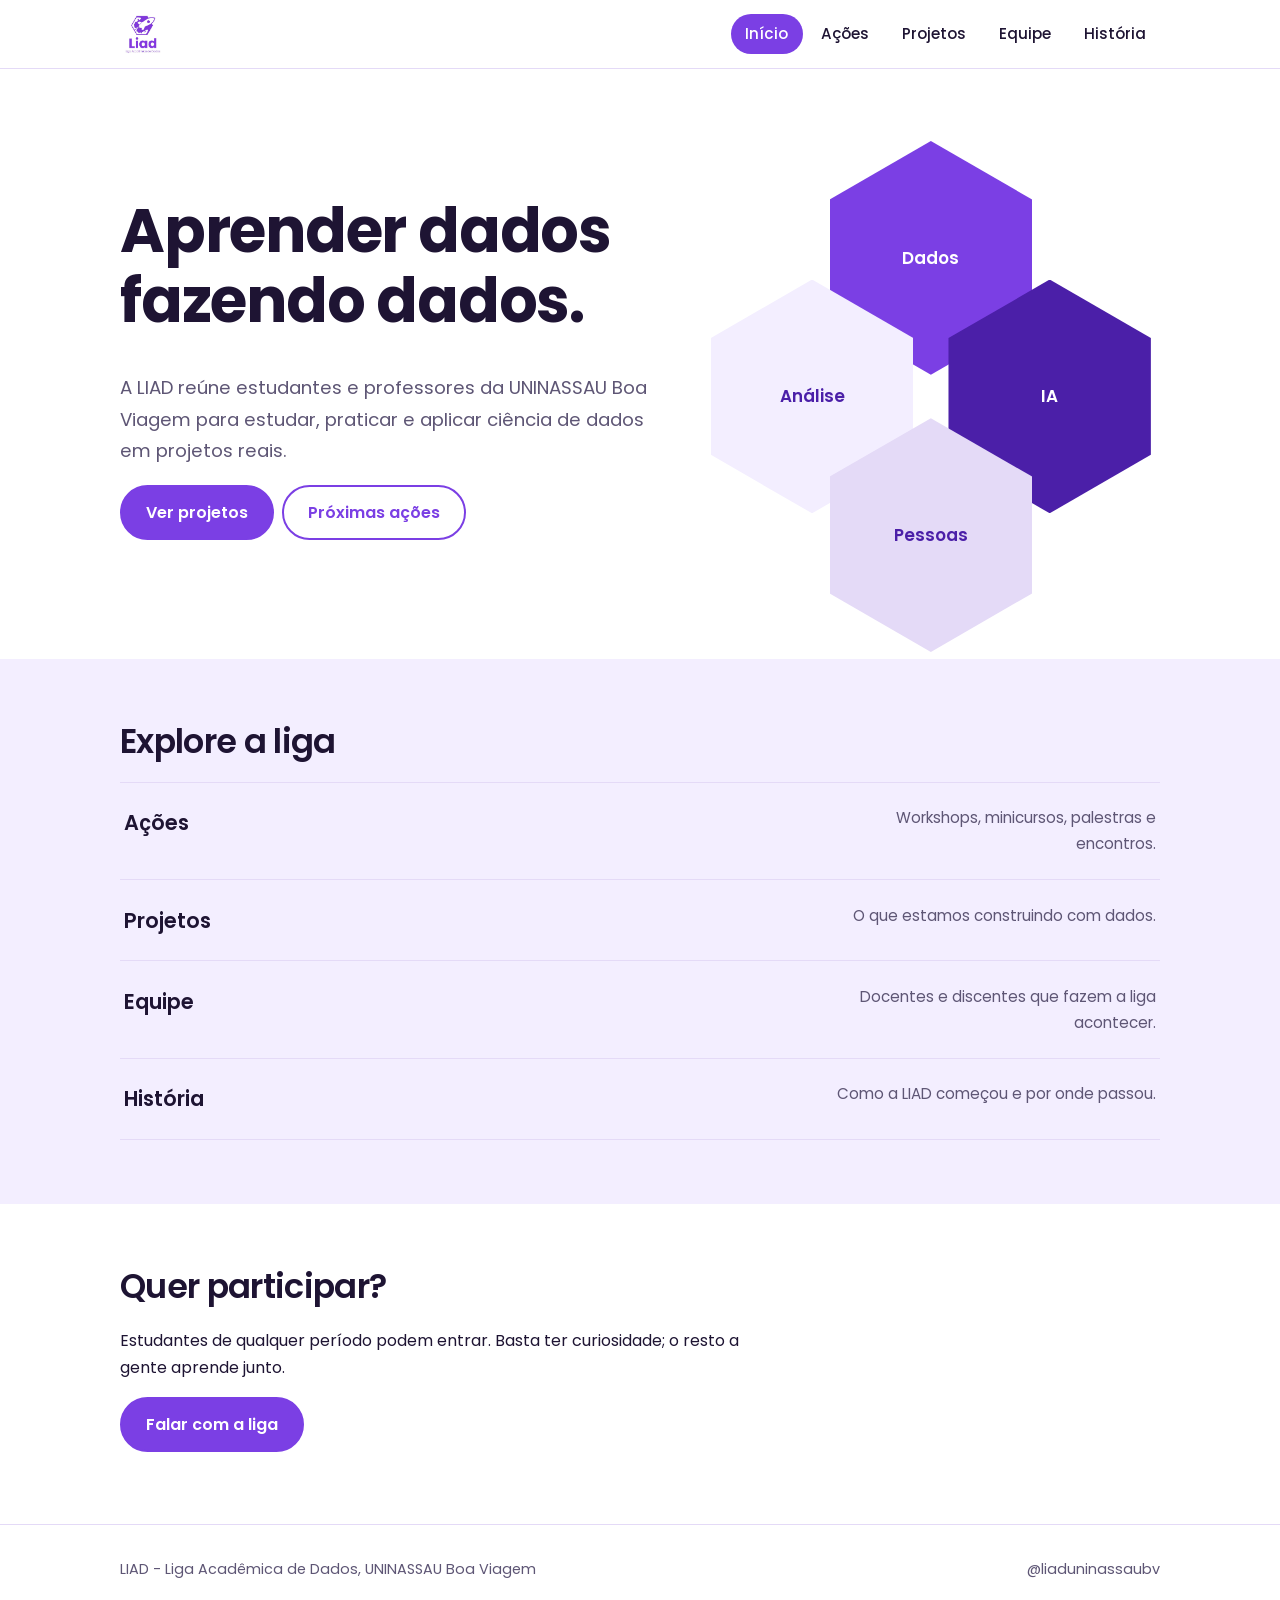
<file: index.html>
<!doctype html>
<html lang="pt-BR"><head><meta charset="utf-8"><meta name="viewport" content="width=device-width,initial-scale=1">
<title>Início | LIAD UNINASSAU</title><meta name="description" content="Liga Acadêmica de Dados da UNINASSAU Boa Viagem.">
<link rel="icon" href="assets/logo.png">
<link rel="preconnect" href="https://fonts.googleapis.com"><link rel="preconnect" href="https://fonts.gstatic.com" crossorigin>
<link href="https://fonts.googleapis.com/css2?family=Poppins:wght@400;500;600;700&display=swap" rel="stylesheet">
<link rel="stylesheet" href="style.css"></head>
<body><header id="site-header"></header>
<main>
<section class="hero"><div class="wrap"><div>
<h1>Aprender dados fazendo dados.</h1>
<p class="mut" style="font-size:1.15rem">A LIAD reúne estudantes e professores da UNINASSAU Boa Viagem para estudar, praticar e aplicar ciência de dados em projetos reais.</p>
<a class="btn" href="projetos.html">Ver projetos</a><a class="btn ghost" href="acoes.html">Próximas ações</a></div>
<div class="cluster" aria-hidden="true"><div class="h h1">Dados</div><div class="h h2">Análise</div><div class="h h3">IA</div><div class="h h4">Pessoas</div></div></div></section>
<section class="alt"><div class="wrap"><h2>Explore a liga</h2><ul class="links">
<li><a href="acoes.html">Ações<span>Workshops, minicursos, palestras e encontros.</span></a></li>
<li><a href="projetos.html">Projetos<span>O que estamos construindo com dados.</span></a></li>
<li><a href="equipe.html">Equipe<span>Docentes e discentes que fazem a liga acontecer.</span></a></li>
<li><a href="historia.html">História<span>Como a LIAD começou e por onde passou.</span></a></li></ul></div></section>
<section><div class="wrap"><h2>Quer participar?</h2><p>Estudantes de qualquer período podem entrar. Basta ter curiosidade; o resto a gente aprende junto.</p><a class="btn" href="https://www.instagram.com/liaduninassaubv">Falar com a liga</a></div></section>
</main>
<footer id="site-footer"></footer>
<script src="layout.js"></script></body></html>
</file>
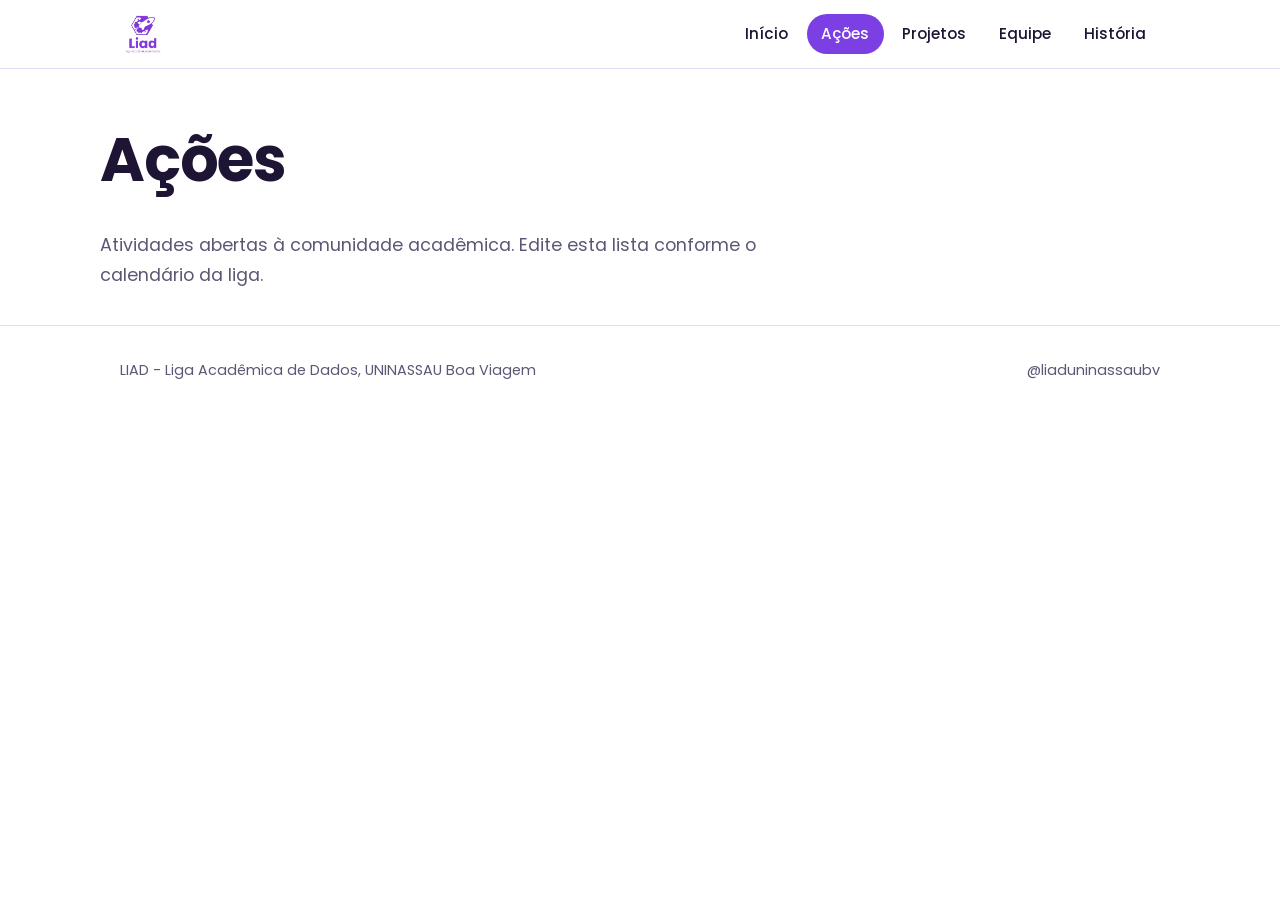
<file: acoes.html>
<!doctype html>
<html lang="pt-BR"><head><meta charset="utf-8"><meta name="viewport" content="width=device-width,initial-scale=1">
<title>Ações | LIAD UNINASSAU</title><meta name="description" content="Ações da LIAD: workshops, minicursos e encontros.">
<link rel="icon" href="assets/logo.png">
<link rel="preconnect" href="https://fonts.googleapis.com"><link rel="preconnect" href="https://fonts.gstatic.com" crossorigin>
<link href="https://fonts.googleapis.com/css2?family=Poppins:wght@400;500;600;700&display=swap" rel="stylesheet">
<link rel="stylesheet" href="style.css"></head>
<body><header id="site-header"></header>
<main>
<div class="wrap page-head"><h1>Ações</h1><p>Atividades abertas à comunidade acadêmica. Edite esta lista conforme o calendário da liga.</p></div>
<!--
<section style="padding-top:1rem"><div class="wrap"><ul class="list">
<li class="item"><time>[mês/ano]</time><div><h3>Workshop de introdução a Python para dados<span class="tag">Workshop</span></h3><p class="mut">Descrição curta da ação: público, local e objetivo.</p></div></li>
<li class="item"><time>[mês/ano]</time><div><h3>Palestra com profissional da área<span class="tag">Palestra</span></h3><p class="mut">Descrição curta da ação: público, local e objetivo.</p></div></li>
<li class="item"><time>[mês/ano]</time><div><h3>Maratona de análise de dados abertos<span class="tag">Competição</span></h3><p class="mut">Descrição curta da ação: público, local e objetivo.</p></div></li>
<li class="item"><time>[mês/ano]</time><div><h3>Encontro mensal de estudos<span class="tag">Encontro</span></h3><p class="mut">Descrição curta da ação: público, local e objetivo.</p></div></li></ul></div></section>
-->
</main>
<footer id="site-footer"></footer>
<script src="layout.js"></script></body></html>
</file>
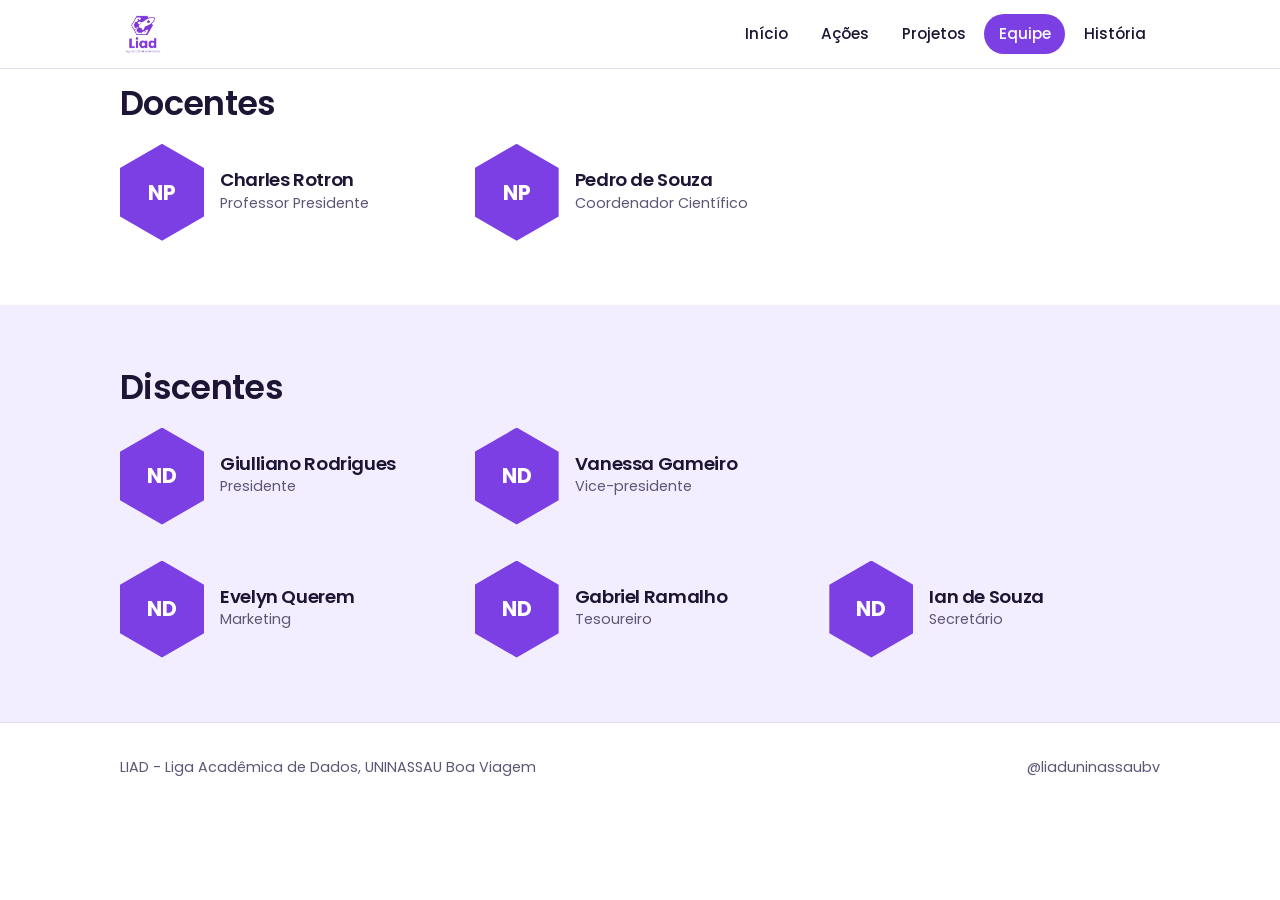
<file: equipe.html>
<!doctype html>
<html lang="pt-BR"><head><meta charset="utf-8"><meta name="viewport" content="width=device-width,initial-scale=1">
<title>Equipe | LIAD UNINASSAU</title><meta name="description" content="Docentes e discentes da LIAD.">
<link rel="icon" href="assets/logo.png">
<link rel="preconnect" href="https://fonts.googleapis.com"><link rel="preconnect" href="https://fonts.gstatic.com" crossorigin>
<link href="https://fonts.googleapis.com/css2?family=Poppins:wght@400;500;600;700&display=swap" rel="stylesheet">
<link rel="stylesheet" href="style.css"></head>
<body><header id="site-header"></header>
<main>
<!--<div class="wrap page-head"><h1>Equipe</h1><p>Troque as iniciais por fotos: coloque o arquivo em assets/ e use &lt;img src="assets/foto.jpg" alt="Nome"&gt; dentro do círculo.</p></div>-->
<section style="padding-top:1rem"><div class="wrap"><h2>Docentes</h2><div class="grid">
<div class="person"><div class="avatar" aria-hidden="true">NP</div><div><h3>Charles Rotron</h3><p>Professor Presidente</p></div></div>
<div class="person"><div class="avatar" aria-hidden="true">NP</div><div><h3>Pedro de Souza</h3><p>Coordenador Científico</p></div></div></div></div></section>
<section class="alt"><div class="wrap"><h2>Discentes</h2><div class="grid">
<div class="person"><div class="avatar" aria-hidden="true">ND</div><div><h3>Giulliano Rodrigues</h3><p>Presidente</p></div></div>
<div class="person"><div class="avatar" aria-hidden="true">ND</div><div><h3>Vanessa Gameiro</h3><p>Vice-presidente</p></div></div>
<br>
<div class="person"><div class="avatar" aria-hidden="true">ND</div><div><h3>Evelyn Querem</h3><p>Marketing</p></div></div>
<div class="person"><div class="avatar" aria-hidden="true">ND</div><div><h3>Gabriel Ramalho</h3><p>Tesoureiro</p></div></div>
<div class="person"><div class="avatar" aria-hidden="true">ND</div><div><h3>Ian de Souza</h3><p>Secretário</p></div></div></div></div></section>
</main>
<footer id="site-footer"></footer>
<script src="layout.js"></script></body></html>
</file>
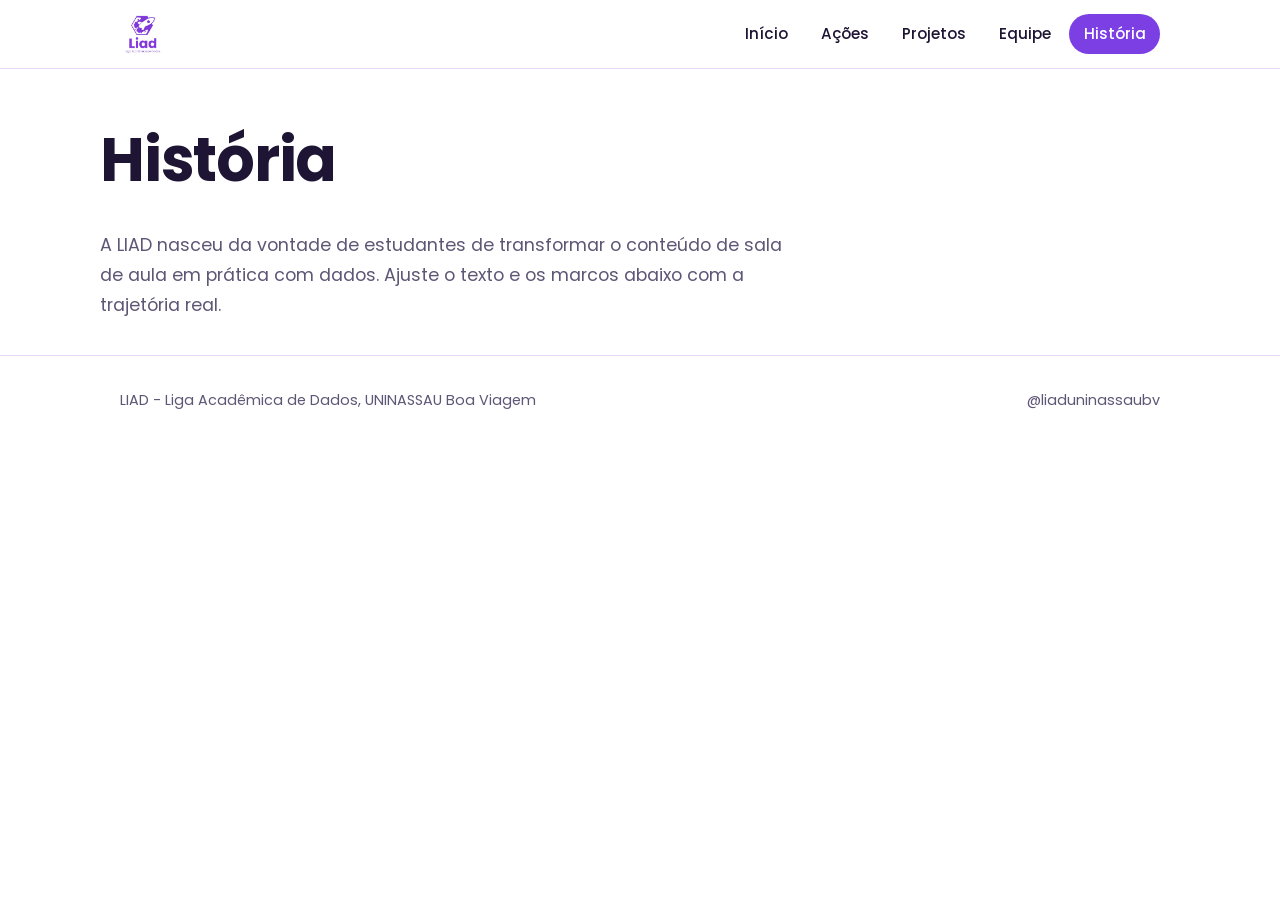
<file: historia.html>
<!doctype html>
<html lang="pt-BR"><head><meta charset="utf-8"><meta name="viewport" content="width=device-width,initial-scale=1">
<title>História | LIAD UNINASSAU</title><meta name="description" content="História da Liga Acadêmica de Dados da UNINASSAU Boa Viagem.">
<link rel="icon" href="assets/logo.png">
<link rel="preconnect" href="https://fonts.googleapis.com"><link rel="preconnect" href="https://fonts.gstatic.com" crossorigin>
<link href="https://fonts.googleapis.com/css2?family=Poppins:wght@400;500;600;700&display=swap" rel="stylesheet">
<link rel="stylesheet" href="style.css"></head>
<body><header id="site-header"></header>
<main>
<div class="wrap page-head"><h1>História</h1><p>A LIAD nasceu da vontade de estudantes de transformar o conteúdo de sala de aula em prática com dados. Ajuste o texto e os marcos abaixo com a trajetória real.</p></div>
<!--
<section style="padding-top:1rem"><div class="wrap"><ol class="tl">
<li><strong>[ano]</strong><h3>Fundação</h3><p class="mut">Primeiro grupo de estudos, reunido por estudantes e docentes dos cursos da área de tecnologia.</p></li>
<li><strong>[ano]</strong><h3>Primeiras ações abertas</h3><p class="mut">Workshops e encontros que ampliaram a participação para outros cursos.</p></li>
<li><strong>[ano]</strong><h3>Primeiros projetos</h3><p class="mut">Projetos com dados reais, sob orientação docente.</p></li>
<li><strong>[ano]</strong><h3>Hoje</h3><p class="mut">Uma liga ativa, com equipe, calendário de ações e projetos em andamento.</p></li></ol></div></section>
-->
</main>
<footer id="site-footer"></footer>
<script src="layout.js"></script></body></html>
</file>
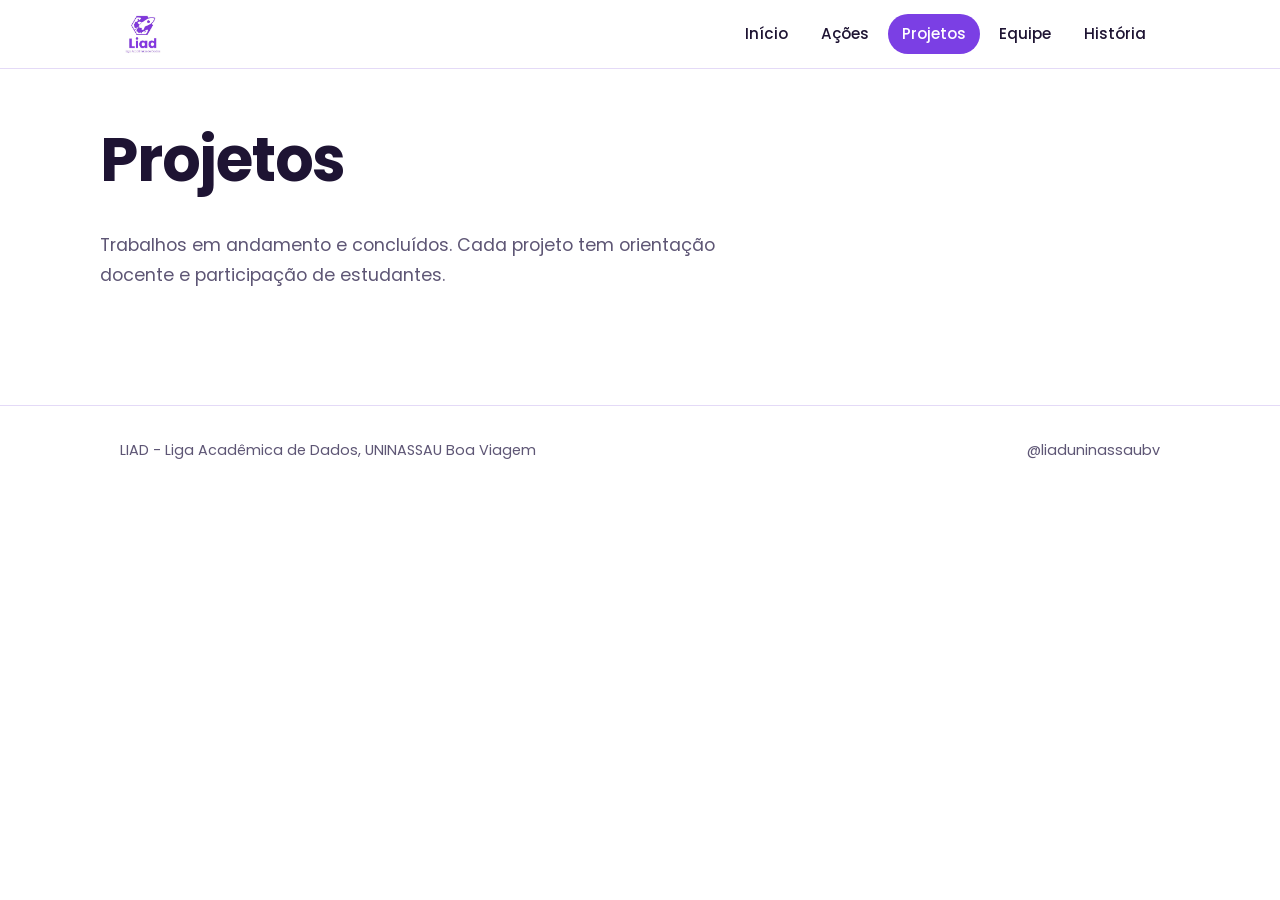
<file: projetos.html>
<!doctype html>
<html lang="pt-BR"><head><meta charset="utf-8"><meta name="viewport" content="width=device-width,initial-scale=1">
<title>Projetos | LIAD UNINASSAU</title><meta name="description" content="Projetos desenvolvidos pela LIAD.">
<link rel="icon" href="assets/logo.png">
<link rel="preconnect" href="https://fonts.googleapis.com"><link rel="preconnect" href="https://fonts.gstatic.com" crossorigin>
<link href="https://fonts.googleapis.com/css2?family=Poppins:wght@400;500;600;700&display=swap" rel="stylesheet">
<link rel="stylesheet" href="style.css"></head>
<body><header id="site-header"></header>
<main>
<div class="wrap page-head"><h1>Projetos</h1><p>Trabalhos em andamento e concluídos. Cada projeto tem orientação docente e participação de estudantes.</p></div>
<section style="padding-top:1rem"><div class="wrap"><div class="grid">
<!--
<article class="proj"><h3>Painel de dados abertos<span class="tag">Em andamento</span></h3><p class="mut">Dashboard com indicadores públicos da região metropolitana do Recife.</p><p class="mut" style="font-size:.9rem">Tecnologias: Python, SQL, Power BI</p></article>
<article class="proj"><h3>Modelo preditivo de evasão<span class="tag">Em andamento</span></h3><p class="mut">Estudo exploratório com dados anonimizados para identificar fatores de permanência.</p><p class="mut" style="font-size:.9rem">Tecnologias: Python, scikit-learn</p></article>
<article class="proj"><h3>Trilha de estudos em IA<span class="tag">Concluído</span></h3><p class="mut">Material aberto de estudo para iniciantes, com exercícios práticos.</p><p class="mut" style="font-size:.9rem">Tecnologias: Jupyter, GitHub</p></article></div></div></section>
-->
</main>
<footer id="site-footer"></footer>
<script src="layout.js"></script></body></html>
</file>
<file: style.css>
:root{--v:#7B3FE4;--vd:#4B1FA8;--ink:#1E1433;--mut:#5E5675;--lav:#F3EEFF;--line:#E4DAF7;--bg:#fff;--hex:polygon(50% 0,100% 25%,100% 75%,50% 100%,0 75%,0 25%)}
@media(prefers-color-scheme:dark){:root:not([data-force-light]){--ink:#F1EBFF;--mut:#B7AACF;--lav:#241942;--line:#3A2D5E;--bg:#150E26;--v:#A07BF2;--vd:#C9B2FF}}
*{box-sizing:border-box}
html{scroll-behavior:smooth}
body{margin:0;font:400 1rem/1.7 'Poppins',system-ui,sans-serif;color:var(--ink);background:var(--bg)}
img{max-width:100%}
a{color:var(--v)}
:focus-visible{outline:3px solid var(--v);outline-offset:3px;border-radius:4px}
.wrap{max-width:1080px;margin:0 auto;padding:0 1.25rem}
header{position:sticky;top:0;z-index:10;background:color-mix(in srgb,var(--bg) 92%,transparent);backdrop-filter:blur(8px);border-bottom:1px solid var(--line)}
header .wrap{display:flex;align-items:center;justify-content:space-between;height:68px}
.brand img{height:46px;display:block}
@media(prefers-color-scheme:dark){.brand img{background:#fff;border-radius:8px;padding:2px 6px}}
nav ul{display:flex;gap:.25rem;list-style:none;margin:0;padding:0}
nav a{display:block;padding:.45rem .9rem;border-radius:999px;text-decoration:none;color:var(--ink);font-weight:500;font-size:.95rem}
nav a:hover{background:var(--lav)}
nav a[aria-current=page]{background:var(--v);color:#fff}
.menu-btn{display:none;background:none;border:1px solid var(--line);color:var(--ink);border-radius:8px;padding:.4rem .7rem;font:inherit;cursor:pointer}
@media(max-width:760px){.menu-btn{display:block}nav{display:none;position:absolute;top:68px;left:0;right:0;background:var(--bg);border-bottom:1px solid var(--line);padding:.75rem 1.25rem}nav.open{display:block}nav ul{flex-direction:column}}
h1,h2,h3{line-height:1.15;margin:0 0 .6em;letter-spacing:-.02em}
h1{font-size:clamp(2.2rem,5.5vw,3.8rem);font-weight:700}
h2{font-size:clamp(1.5rem,3vw,2.1rem);font-weight:600}
h3{font-size:1.15rem;font-weight:600}
p{margin:0 0 1em;max-width:62ch}
.mut{color:var(--mut)}
section{padding:4rem 0}
.alt{background:var(--lav)}
.btn{display:inline-block;padding:.75rem 1.5rem;border-radius:999px;background:var(--v);color:#fff;text-decoration:none;font-weight:600;margin:0 .5rem .5rem 0;border:2px solid var(--v)}
.btn:hover{background:var(--vd);border-color:var(--vd)}
.btn.ghost{background:none;color:var(--v)}
.btn.ghost:hover{background:var(--lav)}
.hero{padding:4.5rem 0 3.5rem}
.hero .wrap{display:grid;grid-template-columns:1.2fr 1fr;gap:2rem;align-items:center}
@media(max-width:860px){.hero .wrap{grid-template-columns:1fr}.cluster{order:-1;max-width:340px;margin:0 auto}}
.cluster{position:relative;aspect-ratio:1/1.05;width:100%;max-width:440px;justify-self:center}
.cluster .h{position:absolute;width:46%;aspect-ratio:.866/1;clip-path:var(--hex);display:grid;place-items:center;text-align:center;font-weight:600;font-size:clamp(.8rem,1.6vw,1.05rem);padding:.5rem}
.h1{left:27%;top:0;background:var(--v);color:#fff}
.h2{left:0;top:30%;background:var(--lav);color:var(--vd)}
.h3{left:54%;top:30%;background:var(--vd);color:#fff}
.h4{left:27%;top:60%;background:var(--line);color:var(--vd)}
.page-head{padding:3.5rem 0 1rem}
.page-head p{font-size:1.1rem;color:var(--mut)}
.links{list-style:none;margin:0;padding:0;border-top:1px solid var(--line)}
.links a{display:flex;justify-content:space-between;gap:1rem;padding:1.4rem .25rem;border-bottom:1px solid var(--line);text-decoration:none;color:var(--ink);font-size:1.3rem;font-weight:600}
.links a span{font-weight:400;font-size:.95rem;color:var(--mut);max-width:36ch;text-align:right}
.links a:hover{color:var(--v);padding-left:.75rem;transition:padding .2s}
@media(max-width:640px){.links a{flex-direction:column}.links a span{text-align:left}}
.list{list-style:none;margin:0;padding:0}
.item{display:grid;grid-template-columns:130px 1fr;gap:1.5rem;padding:1.5rem 0;border-bottom:1px solid var(--line)}
.item time{font-weight:600;color:var(--v)}
@media(max-width:640px){.item{grid-template-columns:1fr;gap:.25rem}}
.tag{display:inline-block;font-size:.8rem;font-weight:500;padding:.1rem .7rem;border-radius:999px;background:var(--lav);color:var(--vd);border:1px solid var(--line);margin-left:.5rem;vertical-align:middle}
.grid{display:grid;grid-template-columns:repeat(auto-fill,minmax(260px,1fr));gap:2.25rem 1.5rem}
.proj{border-left:4px solid var(--v);padding:.25rem 0 .25rem 1.25rem}
.person{display:flex;gap:1rem;align-items:center}
.avatar{flex:none;width:84px;aspect-ratio:.866/1;clip-path:var(--hex);background:var(--v);color:#fff;display:grid;place-items:center;font-weight:700;font-size:1.3rem}
.avatar img{width:100%;height:100%;object-fit:cover}
.person h3{margin:0}
.person p{margin:0;font-size:.9rem;color:var(--mut)}
.tl{list-style:none;margin:0;padding:0 0 0 1.75rem;border-left:3px solid var(--line)}
.tl li{position:relative;padding-bottom:2rem}
.tl li::before{content:"";position:absolute;left:calc(-1.75rem - 8px);top:.45rem;width:13px;height:13px;border-radius:50%;background:var(--v);border:3px solid var(--bg)}
.tl strong{display:block;color:var(--v)}
footer{border-top:1px solid var(--line);padding:2rem 0;color:var(--mut);font-size:.9rem}
footer .wrap{display:flex;flex-wrap:wrap;justify-content:space-between;gap:.5rem}
@media(prefers-reduced-motion:reduce){*{transition:none!important;scroll-behavior:auto!important}}
</file>
